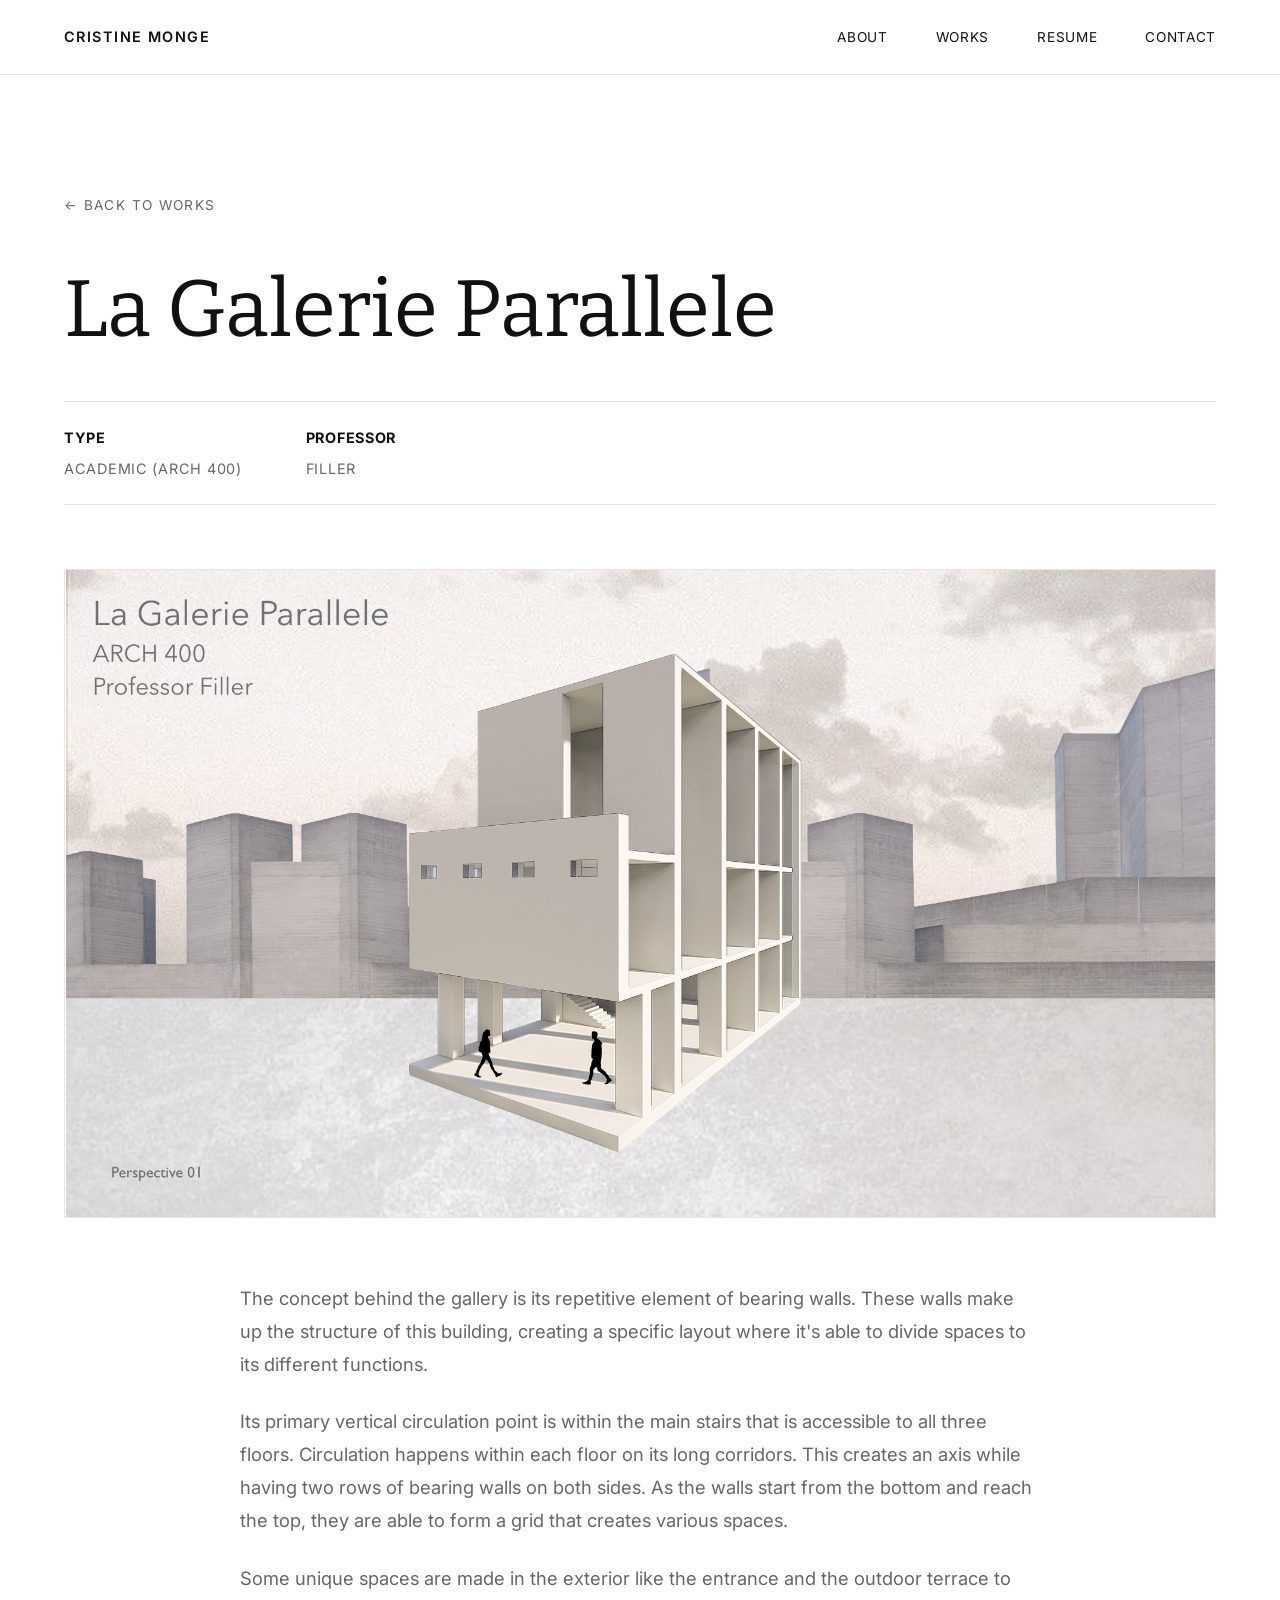
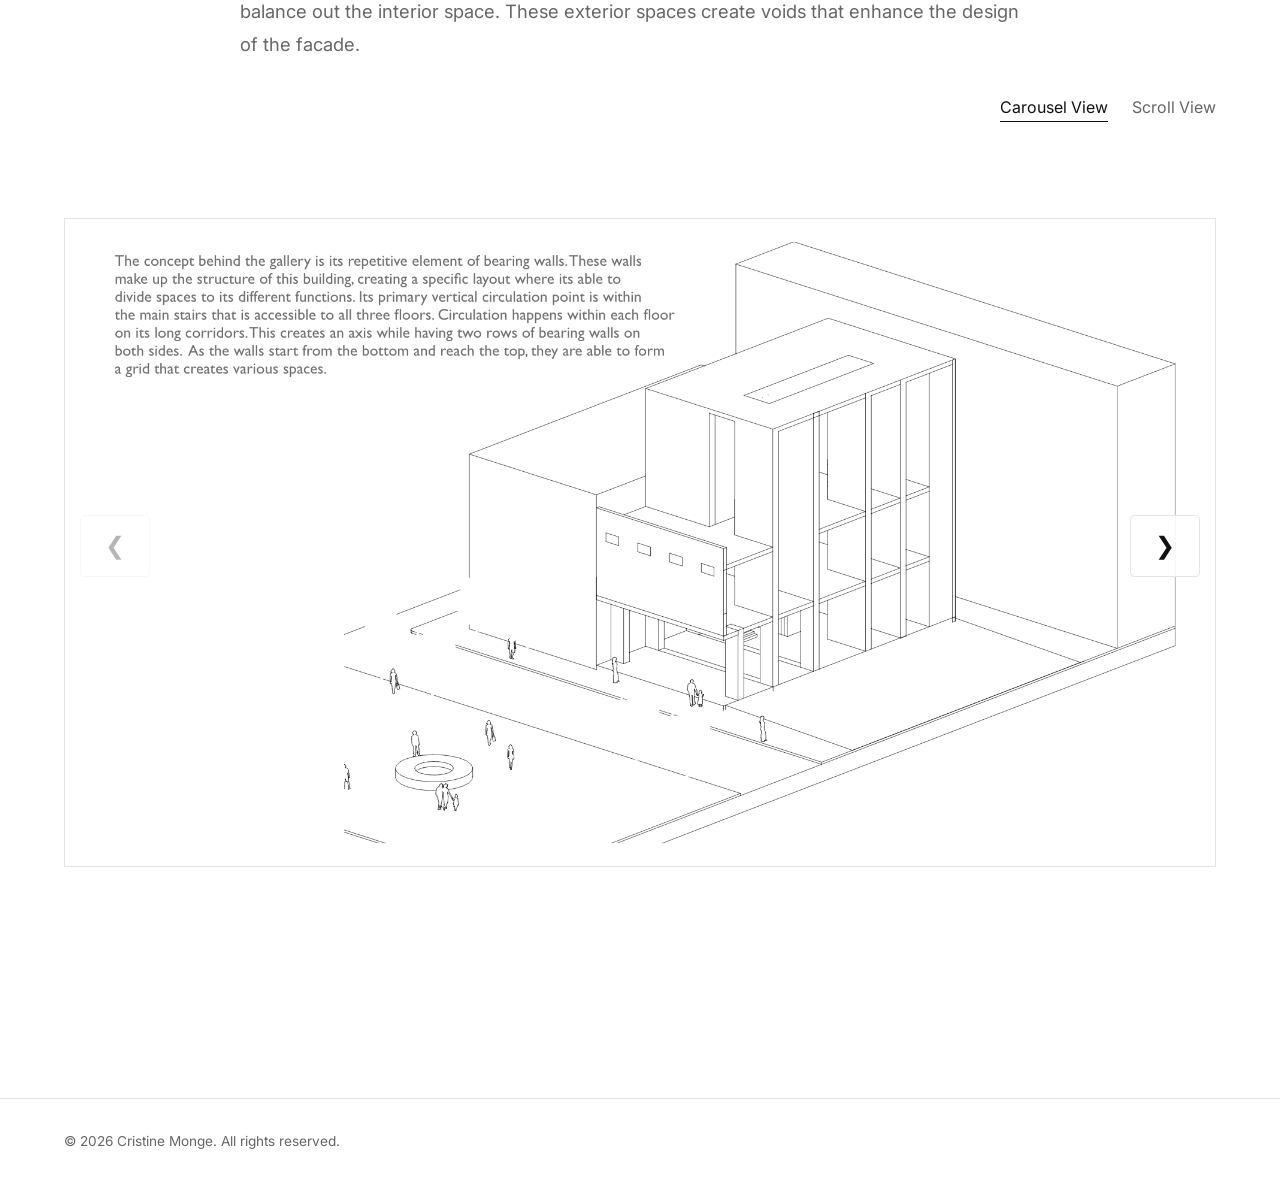
<file: galerie.html>
<!DOCTYPE html>
<html lang="en">
<head>
    <meta charset="UTF-8">
    <meta name="viewport" content="width=device-width, initial-scale=1.0">
    <title>La Galerie Parallele - Cristine Monge</title>
    <link rel="preconnect" href="https://fonts.googleapis.com">
    <link rel="preconnect" href="https://fonts.gstatic.com" crossorigin>
    <link href="https://fonts.googleapis.com/css2?family=Inter:wght@300;400;500;600&family=Bitter:wght@300;400;500;600&display=swap" rel="stylesheet">
    <link rel="stylesheet" href="style.css">
</head>
<body>
    <header class="navbar">
        <nav>
            <a href="index.html" class="logo" style="text-decoration: none; color: inherit;">CRISTINE MONGE</a>
            <ul class="nav-links">
                <li><a href="index.html#about">About</a></li>
                <li><a href="index.html#works">Works</a></li>
                <li><a href="index.html#resume">Resume</a></li>
                <li><a href="index.html#contact">Contact</a></li>
            </ul>
        </nav>
    </header>

    <main class="project-page fade-in">
        <a href="index.html#works" class="back-link">&larr; Back to Works</a>
        
        <h1 class="project-title-large">La Galerie Parallele</h1>
        
        <div class="project-info-grid">
            <div><strong>Type</strong> Academic (ARCH 400)</div>
            <div><strong>Professor</strong> Filler</div>
        </div>

        <div class="project-hero-image">
            <img src="images/galerie1.png" alt="La Galerie Parallele Perspective" style="width: 100%; height: auto; border: 1px solid var(--border-color);">
        </div>

        <div class="project-description">
            <p>The concept behind the gallery is its repetitive element of bearing walls. These walls make up the structure of this building, creating a specific layout where it's able to divide spaces to its different functions.</p>
            <p>Its primary vertical circulation point is within the main stairs that is accessible to all three floors. Circulation happens within each floor on its long corridors. This creates an axis while having two rows of bearing walls on both sides. As the walls start from the bottom and reach the top, they are able to form a grid that creates various spaces.</p>
            <p>Some unique spaces are made in the exterior like the entrance and the outdoor terrace to balance out the interior space. These exterior spaces create voids that enhance the design of the facade.</p>
        </div>

        <div class="view-toggle">
            <button class="toggle-btn active" id="btn-carousel">Carousel View</button>
            <button class="toggle-btn" id="btn-scroll">Scroll View</button>
        </div>

        <div class="carousel-wrapper">
            <button class="carousel-button carousel-prev">&#10094;</button>
            <div class="carousel-track-container">
                <ul class="carousel-track">
                    <li class="carousel-slide"><img src="images/galerie2.png" alt="Gallery Image 2" style="width: 100%; height: auto; border: 1px solid var(--border-color);"></li>
                    <li class="carousel-slide"><img src="images/galerie3.png" alt="Gallery Image 3" style="width: 100%; height: auto; border: 1px solid var(--border-color);"></li>
                    <li class="carousel-slide"><img src="images/galerie4.png" alt="Gallery Image 4" style="width: 100%; height: auto; border: 1px solid var(--border-color);"></li>
                    <li class="carousel-slide"><img src="images/galerie5.png" alt="Gallery Image 5" style="width: 100%; height: auto; border: 1px solid var(--border-color);"></li>
                    <li class="carousel-slide"><img src="images/galerie6.png" alt="Gallery Image 6" style="width: 100%; height: auto; border: 1px solid var(--border-color);"></li>
                </ul>
            </div>
            <button class="carousel-button carousel-next">&#10095;</button>
        </div>
    </main>
    
    <footer>
        <div class="footer-content">
            <p>&copy; 2026 Cristine Monge. All rights reserved.</p>
        </div>
    </footer>
    <script src="carousel.js"></script>
</body>
</html>
</file>
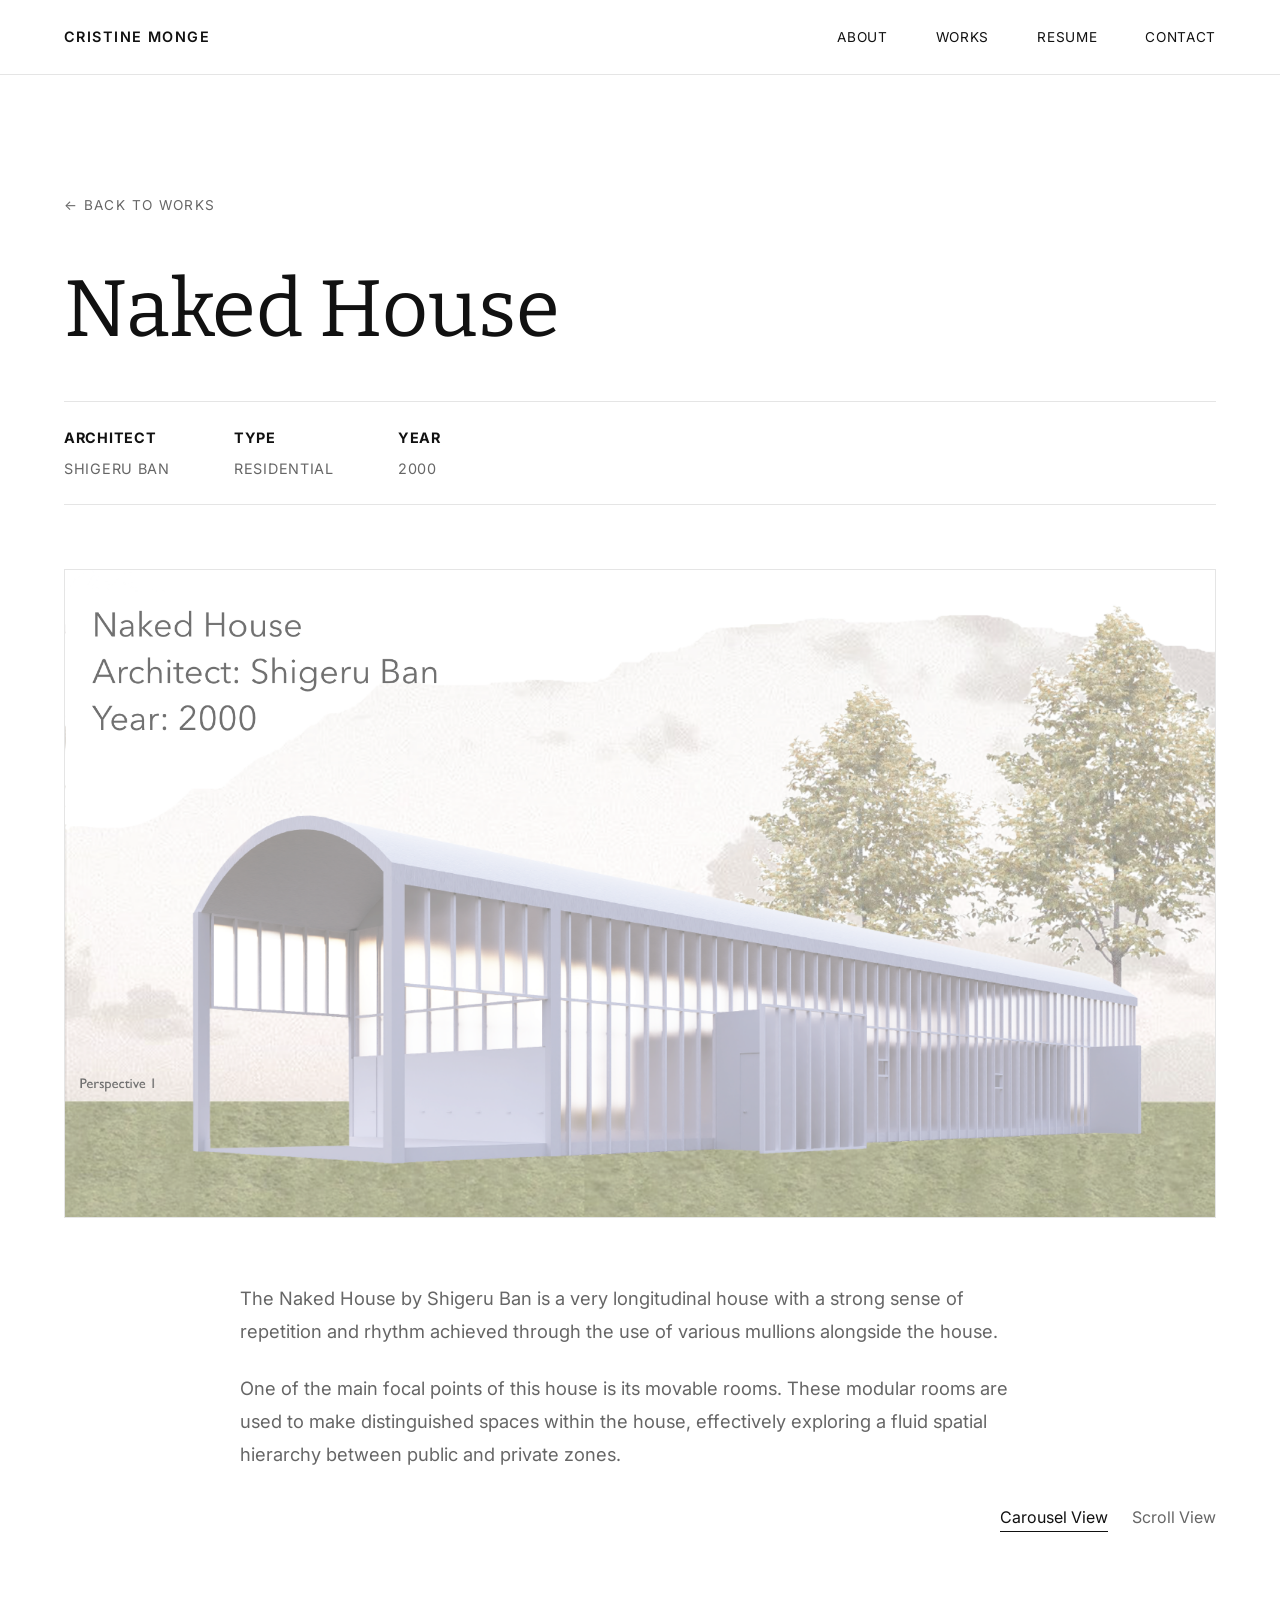
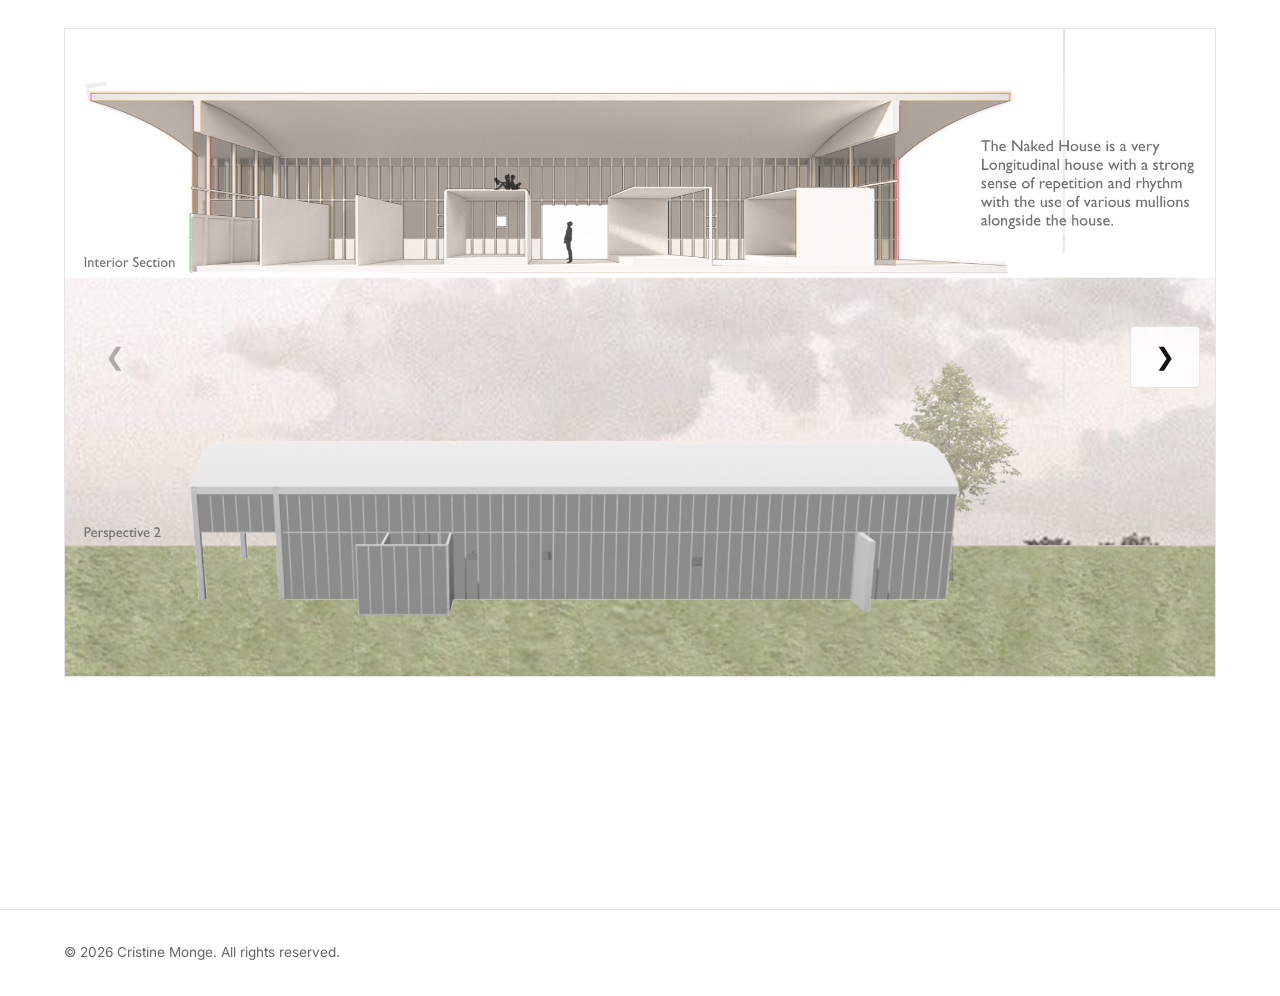
<file: naked-house.html>
<!DOCTYPE html>
<html lang="en">

<head>
    <meta charset="UTF-8">
    <meta name="viewport" content="width=device-width, initial-scale=1.0">
    <title>Naked House - Cristine Monge</title>
    <link rel="preconnect" href="https://fonts.googleapis.com">
    <link rel="preconnect" href="https://fonts.gstatic.com" crossorigin>
    <link
        href="https://fonts.googleapis.com/css2?family=Inter:wght@300;400;500;600&family=Bitter:wght@300;400;500;600&display=swap"
        rel="stylesheet">
    <link rel="stylesheet" href="style.css">
</head>

<body>
    <header class="navbar">
        <nav>
            <a href="index.html" class="logo" style="text-decoration: none; color: inherit;">CRISTINE MONGE</a>
            <ul class="nav-links">
                <li><a href="index.html#about">About</a></li>
                <li><a href="index.html#works">Works</a></li>
                <li><a href="index.html#resume">Resume</a></li>
                <li><a href="index.html#contact">Contact</a></li>
            </ul>
        </nav>
    </header>

    <main class="project-page fade-in">
        <a href="index.html#works" class="back-link">&larr; Back to Works</a>

        <h1 class="project-title-large">Naked House</h1>

        <div class="project-info-grid">
            <div><strong>Architect</strong> Shigeru Ban</div>
            <div><strong>Type</strong> Residential</div>
            <div><strong>Year</strong> 2000</div>
        </div>

        <div class="project-hero-image">
            <img src="images/naked1.png" alt="Naked House Perspective 1"
                style="width: 100%; height: auto; border: 1px solid var(--border-color);">
        </div>

        <div class="project-description">
            <p>The Naked House by Shigeru Ban is a very longitudinal house with a strong sense of repetition and rhythm
                achieved through the use of various mullions alongside the house.</p>
            <p>One of the main focal points of this house is its movable rooms. These modular rooms are used to make
                distinguished spaces within the house, effectively exploring a fluid spatial hierarchy between public
                and private zones.</p>
        </div>

        <div class="view-toggle">
            <button class="toggle-btn active" id="btn-carousel">Carousel View</button>
            <button class="toggle-btn" id="btn-scroll">Scroll View</button>
        </div>

        <div class="carousel-wrapper">
            <button class="carousel-button carousel-prev">&#10094;</button>
            <div class="carousel-track-container">
                <ul class="carousel-track">
                    <li class="carousel-slide"><img src="images/naked2.png" alt="Interior Section and Perspective 2" style="width: 100%; height: auto; border: 1px solid var(--border-color);"></li>
                    <li class="carousel-slide"><img src="images/naked3.png" alt="Interior Perspective and Spatial Hierarchy" style="width: 100%; height: auto; border: 1px solid var(--border-color);"></li>
                    <li class="carousel-slide"><img src="images/naked4.png" alt="Floor Plan and Perspective 3" style="width: 100%; height: auto; border: 1px solid var(--border-color);"></li>
                    <li class="carousel-slide"><img src="images/naked5.png" alt="Elevations" style="width: 100%; height: auto; border: 1px solid var(--border-color);"></li>
                    <li class="carousel-slide"><img src="images/naked6.png" alt="Laser-cut Model" style="width: 100%; height: auto; border: 1px solid var(--border-color);"></li>
                </ul>
            </div>
            <button class="carousel-button carousel-next">&#10095;</button>
        </div>
    </main>

    <footer>
        <div class="footer-content">
            <p>&copy; 2026 Cristine Monge. All rights reserved.</p>
        </div>
    </footer>
    <script src="carousel.js"></script>
</body>

</html>
</file>
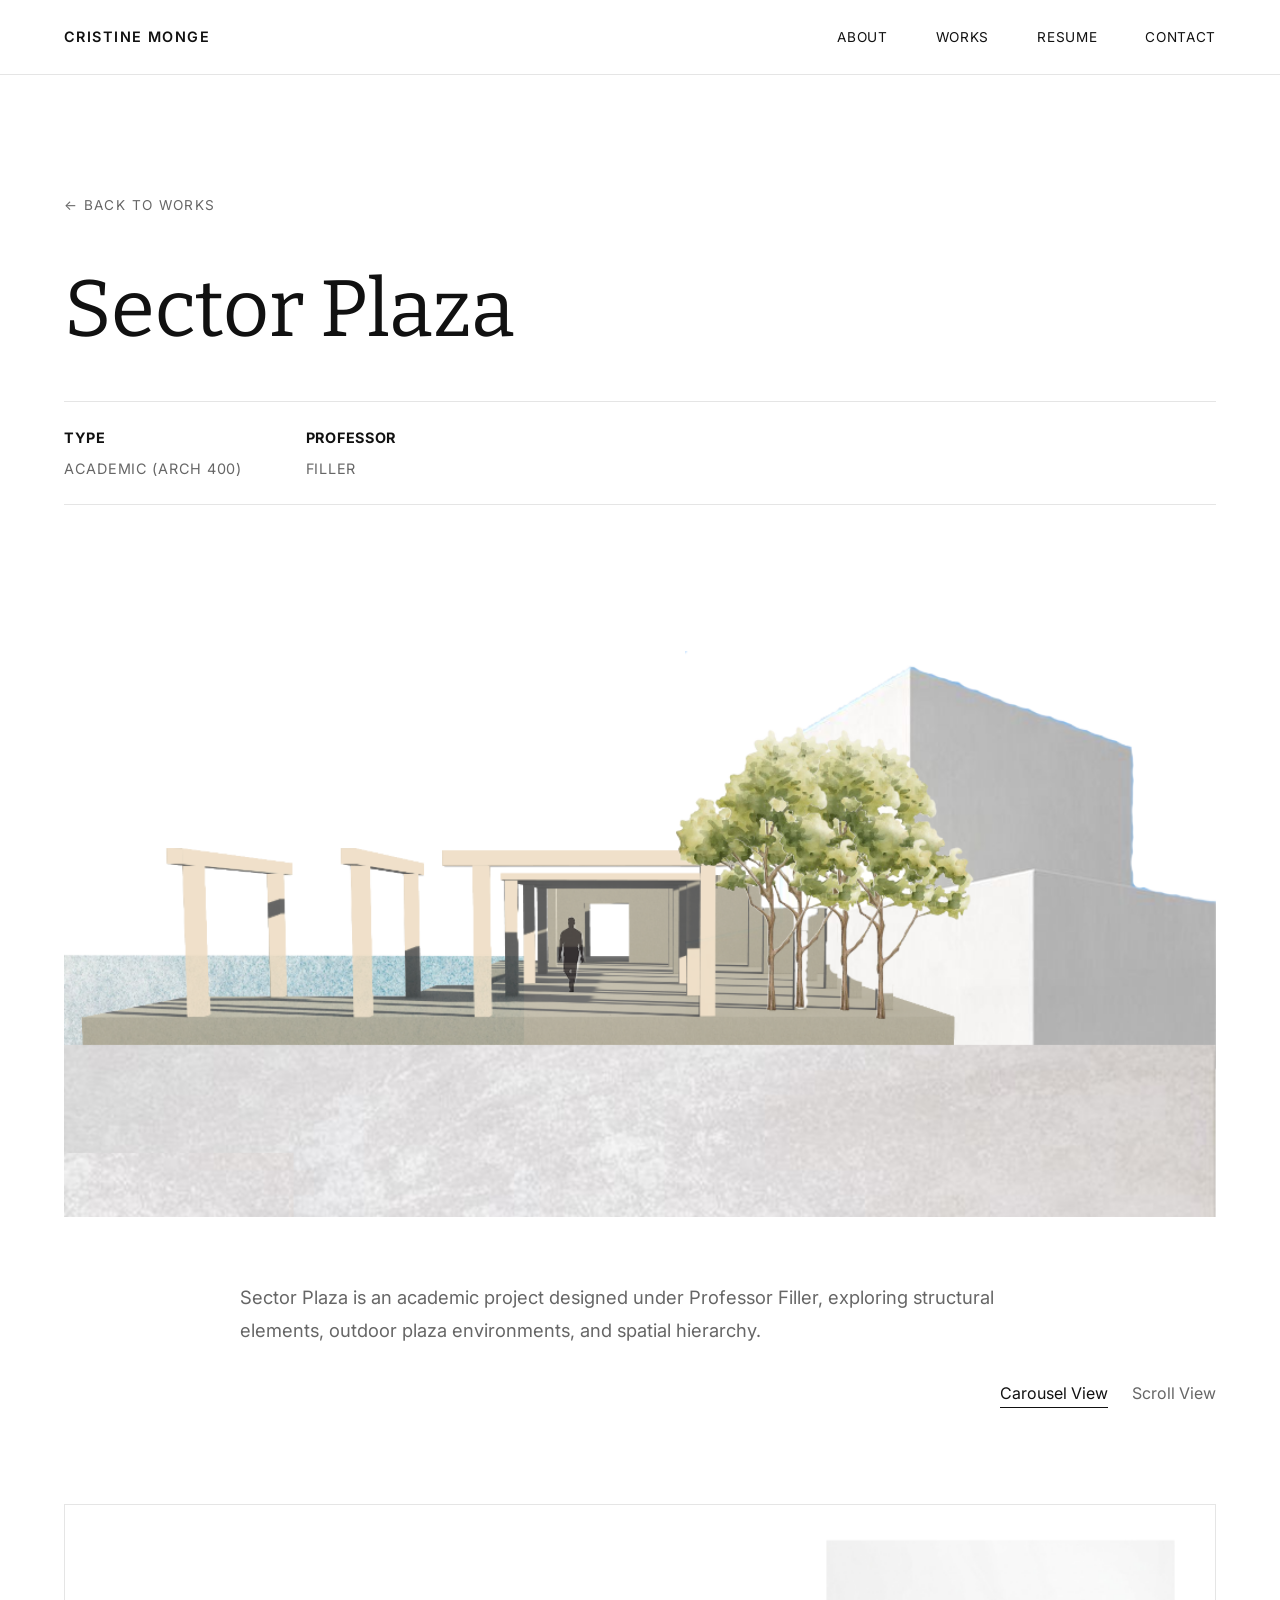
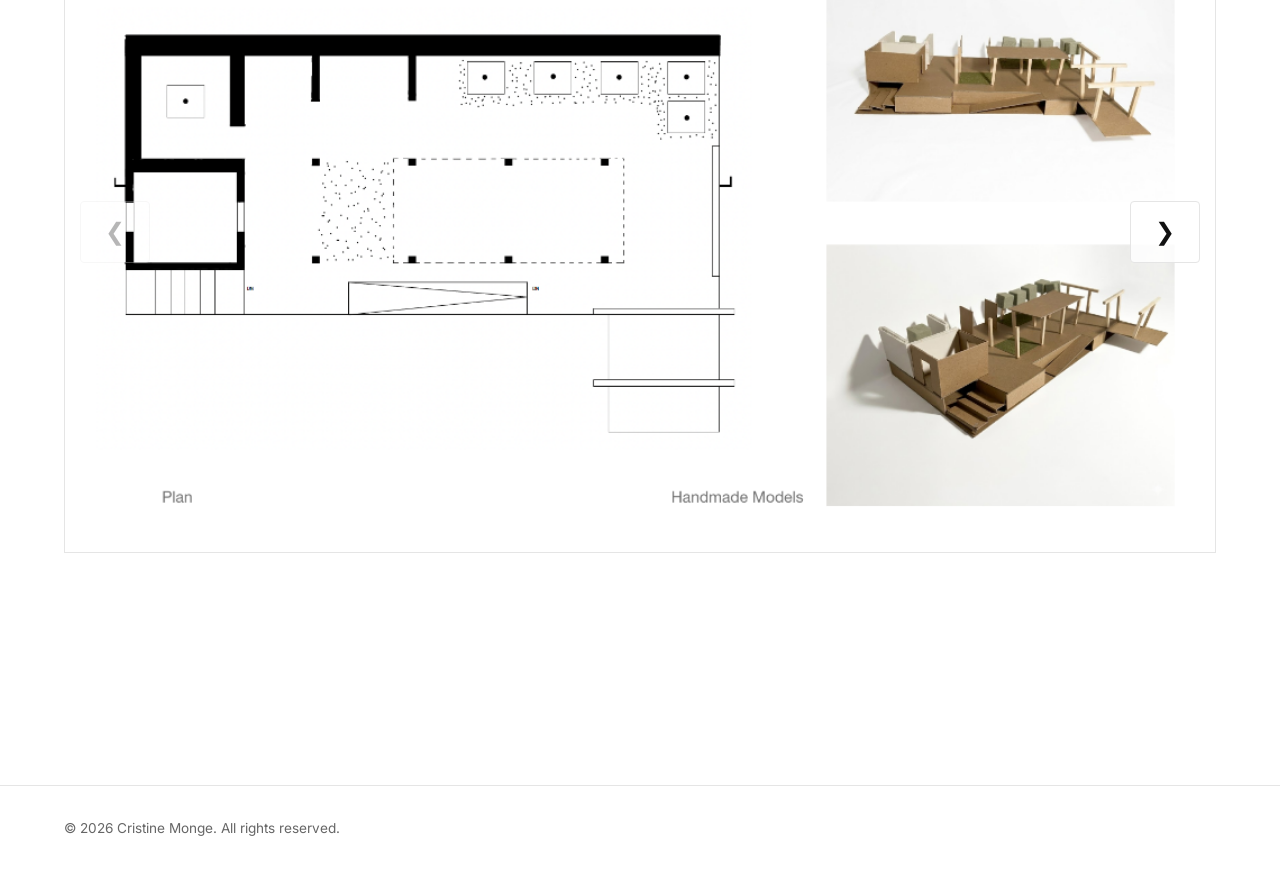
<file: pavilion.html>
<!DOCTYPE html>
<html lang="en">
<head>
    <meta charset="UTF-8">
    <meta name="viewport" content="width=device-width, initial-scale=1.0">
    <title>Sector Plaza - Cristine Monge</title>
    <link rel="preconnect" href="https://fonts.googleapis.com">
    <link rel="preconnect" href="https://fonts.gstatic.com" crossorigin>
    <link href="https://fonts.googleapis.com/css2?family=Inter:wght@300;400;500;600&family=Bitter:wght@300;400;500;600&display=swap" rel="stylesheet">
    <link rel="stylesheet" href="style.css">
</head>
<body>
    <header class="navbar">
        <nav>
            <a href="index.html" class="logo" style="text-decoration: none; color: inherit;">CRISTINE MONGE</a>
            <ul class="nav-links">
                <li><a href="index.html#about">About</a></li>
                <li><a href="index.html#works">Works</a></li>
                <li><a href="index.html#resume">Resume</a></li>
                <li><a href="index.html#contact">Contact</a></li>
            </ul>
        </nav>
    </header>

    <main class="project-page fade-in">
        <a href="index.html#works" class="back-link">&larr; Back to Works</a>
        
        <h1 class="project-title-large">Sector Plaza</h1>
        
        <div class="project-info-grid">
            <div><strong>Type</strong> Academic (ARCH 400)</div>
            <div><strong>Professor</strong> Filler</div>
        </div>

        <div class="project-hero-image">
            <img src="images/harbor-new-1-clean.png" alt="Sector Plaza Perspective" style="width: 100%; height: auto;">
        </div>

        <div class="project-description">
            <p>Sector Plaza is an academic project designed under Professor Filler, exploring structural elements, outdoor plaza environments, and spatial hierarchy.</p>
        </div>

        <div class="view-toggle">
            <button class="toggle-btn active" id="btn-carousel">Carousel View</button>
            <button class="toggle-btn" id="btn-scroll">Scroll View</button>
        </div>

        <div class="carousel-wrapper">
            <button class="carousel-button carousel-prev">&#10094;</button>
            <div class="carousel-track-container">
                <ul class="carousel-track">
                    <li class="carousel-slide"><img src="images/harbor-new-2.png" alt="Plan and Handmade Models" style="width: 100%; height: auto; border: 1px solid var(--border-color);"></li>
                    <li class="carousel-slide"><img src="images/harbor-new-3.png" alt="Elevations and Sections" style="width: 100%; height: auto; border: 1px solid var(--border-color);"></li>
                    <li class="carousel-slide"><img src="images/harbor-new-4.png" alt="Handmade sketches" style="width: 100%; height: auto; border: 1px solid var(--border-color);"></li>
                    <li class="carousel-slide"><img src="images/harbor-new-5.png" alt="Perspectives" style="width: 100%; height: auto; border: 1px solid var(--border-color);"></li>
                    <li class="carousel-slide"><img src="images/harbor-new-6.png" alt="Perspective 4" style="width: 100%; height: auto; border: 1px solid var(--border-color);"></li>
                </ul>
            </div>
            <button class="carousel-button carousel-next">&#10095;</button>
        </div>
    </main>

    <footer>
        <div class="footer-content">
            <p>&copy; 2026 Cristine Monge. All rights reserved.</p>
        </div>
    </footer>
    <script src="carousel.js"></script>
</body>
</html>
</file>
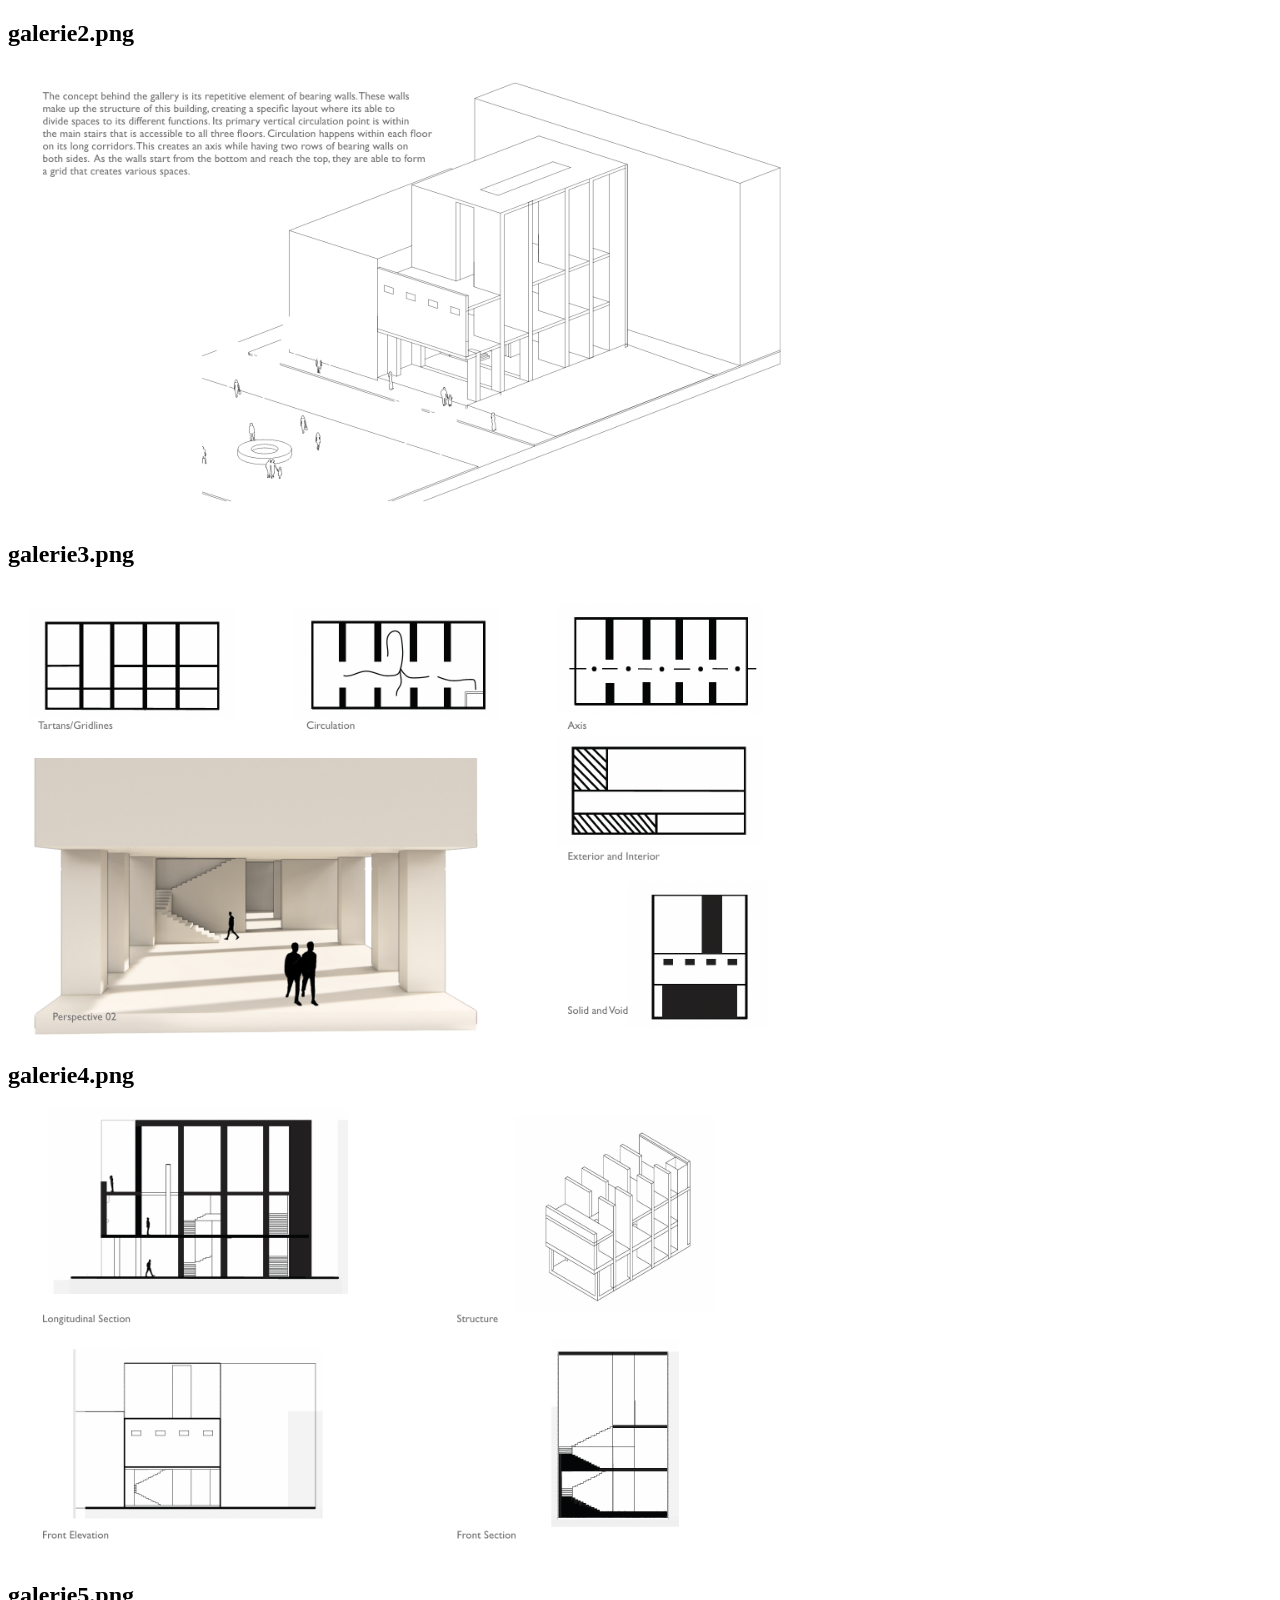
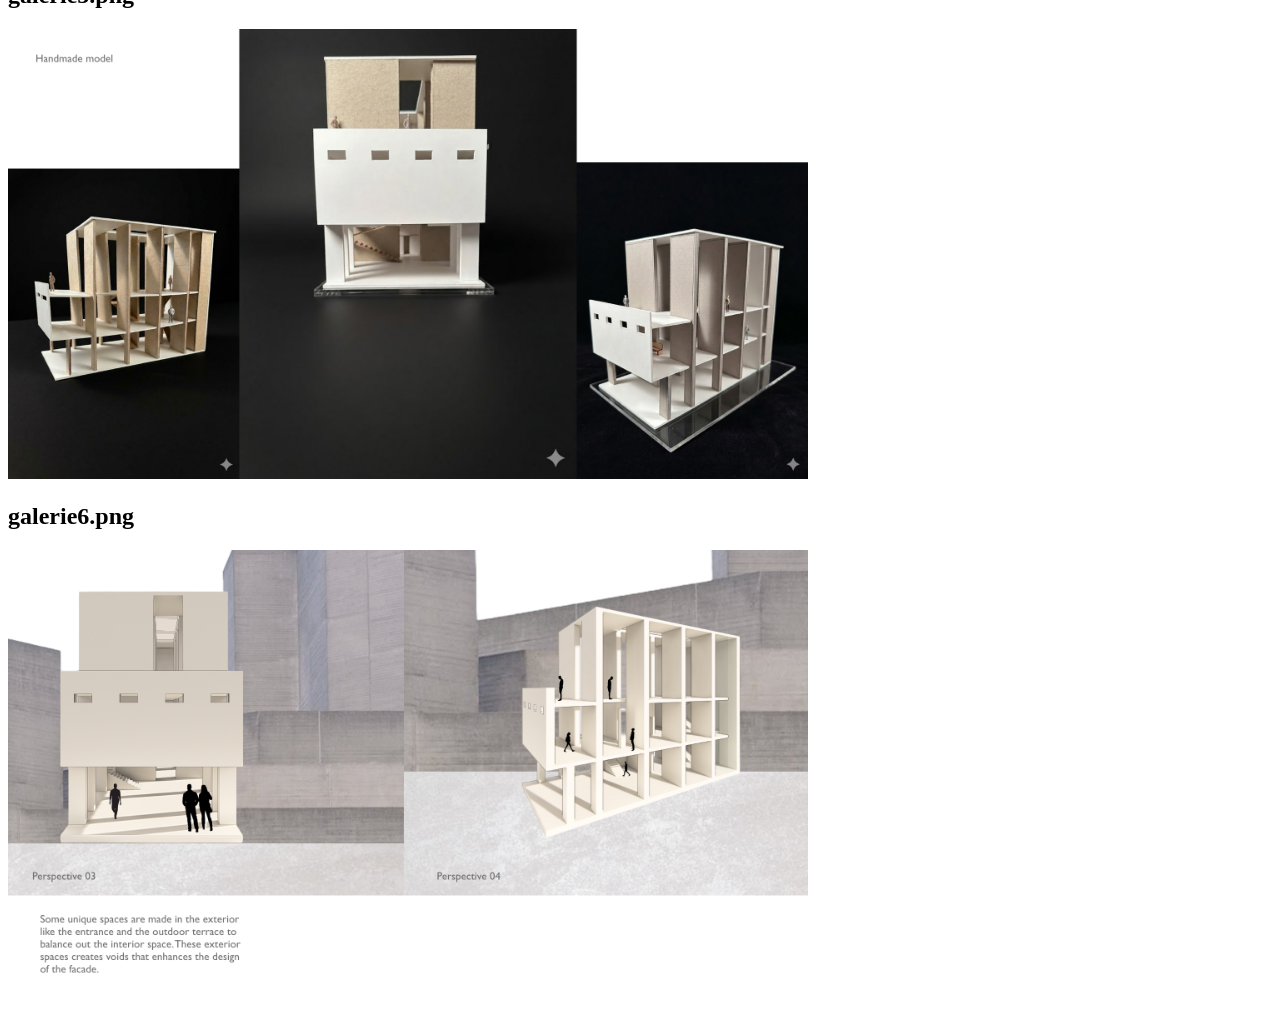
<file: test.html>
<!DOCTYPE html>
<html>
<body>
    <h2>galerie2.png</h2>
    <img src="images/galerie2.png" width="800">
    <h2>galerie3.png</h2>
    <img src="images/galerie3.png" width="800">
    <h2>galerie4.png</h2>
    <img src="images/galerie4.png" width="800">
    <h2>galerie5.png</h2>
    <img src="images/galerie5.png" width="800">
    <h2>galerie6.png</h2>
    <img src="images/galerie6.png" width="800">
</body>
</html>
</file>
<file: style.css>
:root {
    --bg-color: #ffffff;
    --text-main: #111111;
    --text-muted: #666666;
    --border-color: #e5e5e5;
}

* {
    margin: 0;
    padding: 0;
    box-sizing: border-box;
}

html {
    scroll-behavior: smooth;
    background-color: var(--bg-color);
}

body {
    background-color: var(--bg-color);
    color: var(--text-main);
    font-family: 'Inter', sans-serif;
    line-height: 1.6;
    -webkit-font-smoothing: antialiased;
    -moz-osx-font-smoothing: grayscale;
}

h1, h2, h3, .logo {
    font-weight: 400;
}

.section-heading {
    font-family: 'Bitter', serif;
    font-size: 3rem;
    margin-bottom: 3rem;
}

/* ---------- Navigation ---------- */
.navbar {
    position: fixed;
    top: 0;
    width: 100%;
    background: rgba(255, 255, 255, 0.95);
    backdrop-filter: blur(10px);
    z-index: 1000;
    border-bottom: 1px solid var(--border-color);
}

nav {
    display: flex;
    justify-content: space-between;
    align-items: center;
    padding: 1.5rem 4rem;
    max-width: 1600px;
    margin: 0 auto;
}

.logo {
    font-size: 0.9rem;
    font-weight: 600;
    letter-spacing: 0.1em;
}

.nav-links {
    list-style: none;
    display: flex;
    gap: 3rem;
}

.nav-links a {
    text-decoration: none;
    color: var(--text-main);
    font-size: 0.85rem;
    text-transform: uppercase;
    letter-spacing: 0.05em;
    transition: opacity 0.3s ease;
}

.nav-links a:hover {
    opacity: 0.5;
}

/* ---------- Layout ---------- */
main {
    max-width: 1400px;
    margin: 0 auto;
    padding: 0 4rem;
}

/* Hero Section */
#hero {
    min-height: 90vh;
    display: flex;
    flex-direction: column;
    justify-content: flex-start;
    padding-top: 8rem;
    padding-bottom: 5rem;
    background-color: var(--bg-color);
    background-image: url('images/hero-home-new-clean.png');
    background-size: cover;
    background-position: center calc(100% + 8rem);
    background-repeat: no-repeat;
}

.hero-title {
    font-family: 'Bitter', serif;
    font-size: 6rem;
    line-height: 1.1;
    margin-bottom: 2rem;
    color: var(--text-main);
}

.hero-subtitle {
    font-size: 1.25rem;
    color: var(--text-muted);
    font-weight: 300;
    max-width: 600px;
}

/* Projects Section */
#projects {
    padding: 4rem 0 8rem;
}

.project-list {
    display: grid;
    grid-template-columns: repeat(2, 1fr);
    gap: 6rem 3rem;
}

.project-item {
    display: flex;
    flex-direction: column;
    gap: 1.5rem;
    text-decoration: none;
    color: inherit;
    cursor: pointer;
}

.project-image {
    width: 100%;
    aspect-ratio: 16 / 9;
    overflow: hidden;
    background-color: #f5f5f5;
}

.project-image img {
    width: 100%;
    height: 100%;
    object-fit: cover;
    transition: transform 0.8s cubic-bezier(0.16, 1, 0.3, 1);
}

.project-item:hover .project-image img {
    transform: scale(1.03);
}

.project-meta {
    display: flex;
    justify-content: space-between;
    align-items: center;
    padding-top: 1rem;
    border-top: 1px solid var(--border-color);
}

.project-meta h2 {
    font-size: 1.5rem;
    font-weight: 500;
    transition: opacity 0.3s ease;
}

.project-item:hover .project-meta h2 {
    opacity: 0.6;
}

.project-details {
    font-size: 0.9rem;
    color: var(--text-muted);
    text-transform: uppercase;
    letter-spacing: 0.05em;
}

/* About Section */
#about {
    padding: 6rem 0;
    border-top: 1px solid var(--border-color);
}

.about-grid {
    display: grid;
    grid-template-columns: 1fr 2fr;
    gap: 4rem;
    align-items: center;
}

.about-image {
    width: 100%;
    aspect-ratio: 3/4;
    overflow: hidden;
    background-color: #f5f5f5;
}

.about-image img {
    width: 100%;
    height: 100%;
    object-fit: cover;
    filter: grayscale(100%);
    transition: filter 0.5s ease, transform 0.8s ease;
}

.about-image:hover img {
    filter: grayscale(0%);
    transform: scale(1.02);
}

.about-text p {
    font-size: 1.15rem;
    line-height: 1.8;
    color: var(--text-muted);
    max-width: 700px;
}

/* Resume Section */
#resume {
    padding: 6rem 0;
    border-top: 1px solid var(--border-color);
}

.resume-container {
    max-width: 800px;
}

.resume-category {
    margin-bottom: 4rem;
}

.resume-category h3 {
    font-size: 1.25rem;
    font-weight: 500;
    margin-bottom: 2rem;
    text-transform: uppercase;
    letter-spacing: 0.05em;
    color: var(--text-muted);
}

.resume-item {
    display: grid;
    grid-template-columns: 1fr 3fr;
    gap: 2rem;
    margin-bottom: 2rem;
    padding-bottom: 2rem;
    border-bottom: 1px solid var(--border-color);
}

.resume-item:last-child {
    border-bottom: none;
    margin-bottom: 0;
    padding-bottom: 0;
}

.resume-date {
    font-size: 0.9rem;
    color: var(--text-muted);
}

.resume-content h4 {
    font-size: 1.15rem;
    font-weight: 500;
    margin-bottom: 0.5rem;
}

.resume-content p {
    color: var(--text-muted);
}

/* Contact Section */
#contact {
    padding: 6rem 0 8rem;
    border-top: 1px solid var(--border-color);
    text-align: center;
}

#contact p {
    color: var(--text-muted);
    font-size: 1.15rem;
}

.button {
    display: inline-block;
    margin-top: 3rem;
    padding: 1.2rem 3rem;
    background-color: var(--text-main);
    color: var(--bg-color);
    text-decoration: none;
    text-transform: uppercase;
    letter-spacing: 0.1em;
    font-size: 0.85rem;
    transition: opacity 0.3s;
}

.button:hover {
    opacity: 0.8;
}

/* Project Individual Page */
.project-page {
    padding-top: 12rem;
    padding-bottom: 8rem;
}

.back-link {
    display: inline-block;
    text-decoration: none;
    color: var(--text-muted);
    font-size: 0.85rem;
    margin-bottom: 3rem;
    text-transform: uppercase;
    letter-spacing: 0.1em;
    transition: color 0.3s;
}

.back-link:hover {
    color: var(--text-main);
}

.project-title-large {
    font-family: 'Bitter', serif;
    font-size: 5rem;
    line-height: 1.1;
    margin-bottom: 3rem;
}

.project-info-grid {
    display: flex;
    gap: 4rem;
    margin-bottom: 4rem;
    border-top: 1px solid var(--border-color);
    border-bottom: 1px solid var(--border-color);
    padding: 1.5rem 0;
    color: var(--text-muted);
    font-size: 0.9rem;
    text-transform: uppercase;
    letter-spacing: 0.05em;
}

.project-info-grid strong {
    color: var(--text-main);
    display: block;
    margin-bottom: 0.5rem;
}

.project-hero-image {
    width: 100%;
    margin-bottom: 4rem;
}

.project-hero-image img {
    width: 100%;
    height: auto;
    display: block;
}

.project-description {
    max-width: 800px;
    margin: 0 auto;
    font-size: 1.15rem;
    line-height: 1.8;
    color: var(--text-muted);
}

.project-description p {
    margin-bottom: 1.5rem;
}

/* Footer */
footer {
    border-top: 1px solid var(--border-color);
    padding: 2rem 4rem;
    max-width: 1600px;
    margin: 0 auto;
}

.footer-content {
    display: flex;
    justify-content: space-between;
    align-items: center;
    font-size: 0.85rem;
    color: var(--text-muted);
}

.social-links {
    display: flex;
    gap: 2rem;
}

.footer-link {
    color: var(--text-main);
    text-decoration: none;
    text-transform: uppercase;
    letter-spacing: 0.05em;
}

/* Animations */
.fade-in {
    animation: fadeIn 1.2s cubic-bezier(0.16, 1, 0.3, 1) forwards;
    opacity: 0;
    transform: translateY(20px);
}

.delay-1 { animation-delay: 0.3s; }
.delay-2 { animation-delay: 0.6s; }

@keyframes fadeIn {
    to {
        opacity: 1;
        transform: translateY(0);
    }
}

/* Responsive */
@media (max-width: 768px) {
    .project-list {
        grid-template-columns: 1fr;
        gap: 4rem;
    }

    .about-grid {
        grid-template-columns: 1fr;
        gap: 2rem;
    }

    .resume-item {
        grid-template-columns: 1fr;
        gap: 0.5rem;
    }

    .section-heading {
        font-size: 2.5rem;
    }
    .hero-title {
        font-size: 3.5rem;
    }
    .project-title-large {
        font-size: 3.5rem;
    }
    
    nav {
        padding: 1.5rem 2rem;
    }
    
    main {
        padding: 0 2rem;
    }
    
    .nav-links {
        display: none;
    }
    
    .project-meta {
        flex-direction: column;
        align-items: flex-start;
        gap: 0.5rem;
    }
    
    .project-image {
        aspect-ratio: 4/3;
    }

    .project-info-grid {
        flex-direction: column;
        gap: 1.5rem;
    }
}

/* ---------- Carousel ---------- */
.carousel-wrapper {
    position: relative;
    width: 100%;
    margin-top: 6rem;
    margin-bottom: 6rem;
}

.carousel-track-container {
    overflow: hidden;
    width: 100%;
}

.carousel-track {
    display: flex;
    transition: transform 0.5s ease-in-out;
    list-style: none;
    padding: 0;
    margin: 0;
}

.carousel-slide {
    flex: 0 0 100%;
    width: 100%;
}

.carousel-slide img {
    width: 100%;
    height: auto;
    object-fit: cover;
}

.carousel-button {
    position: absolute;
    top: 50%;
    transform: translateY(-50%);
    background: rgba(255, 255, 255, 0.85);
    border: 1px solid var(--border-color);
    color: var(--text-main);
    font-size: 1.5rem;
    cursor: pointer;
    padding: 1rem 1.5rem;
    z-index: 10;
    transition: all 0.3s ease;
    border-radius: 4px;
}

.carousel-button:hover {
    background: #fff;
    box-shadow: 0 4px 12px rgba(0,0,0,0.1);
}

.carousel-button.disabled {
    opacity: 0.3;
    cursor: not-allowed;
    background: transparent;
    box-shadow: none;
}

.carousel-prev {
    left: 1rem;
}

.carousel-next {
    right: 1rem;
}

/* ---------- View Toggle ---------- */
.view-toggle {
    display: flex;
    justify-content: flex-end;
    gap: 1.5rem;
    margin-top: 2rem;
    margin-bottom: 1rem;
}

.toggle-btn {
    background: transparent;
    border: none;
    color: var(--text-muted);
    font-size: 1rem;
    cursor: pointer;
    padding: 0.25rem 0;
    font-family: inherit;
    border-bottom: 1px solid transparent;
    transition: all 0.3s ease;
}

.toggle-btn:hover {
    color: var(--text-main);
}

.toggle-btn.active {
    color: var(--text-main);
    border-bottom: 1px solid var(--text-main);
}

/* Scroll Mode Overrides */
.carousel-wrapper.scroll-mode .carousel-track {
    flex-direction: column;
    gap: 4rem;
    transform: none !important;
}

.carousel-wrapper.scroll-mode .carousel-track-container {
    overflow: visible;
}

.carousel-wrapper.scroll-mode .carousel-button {
    display: none;
}
</file>
